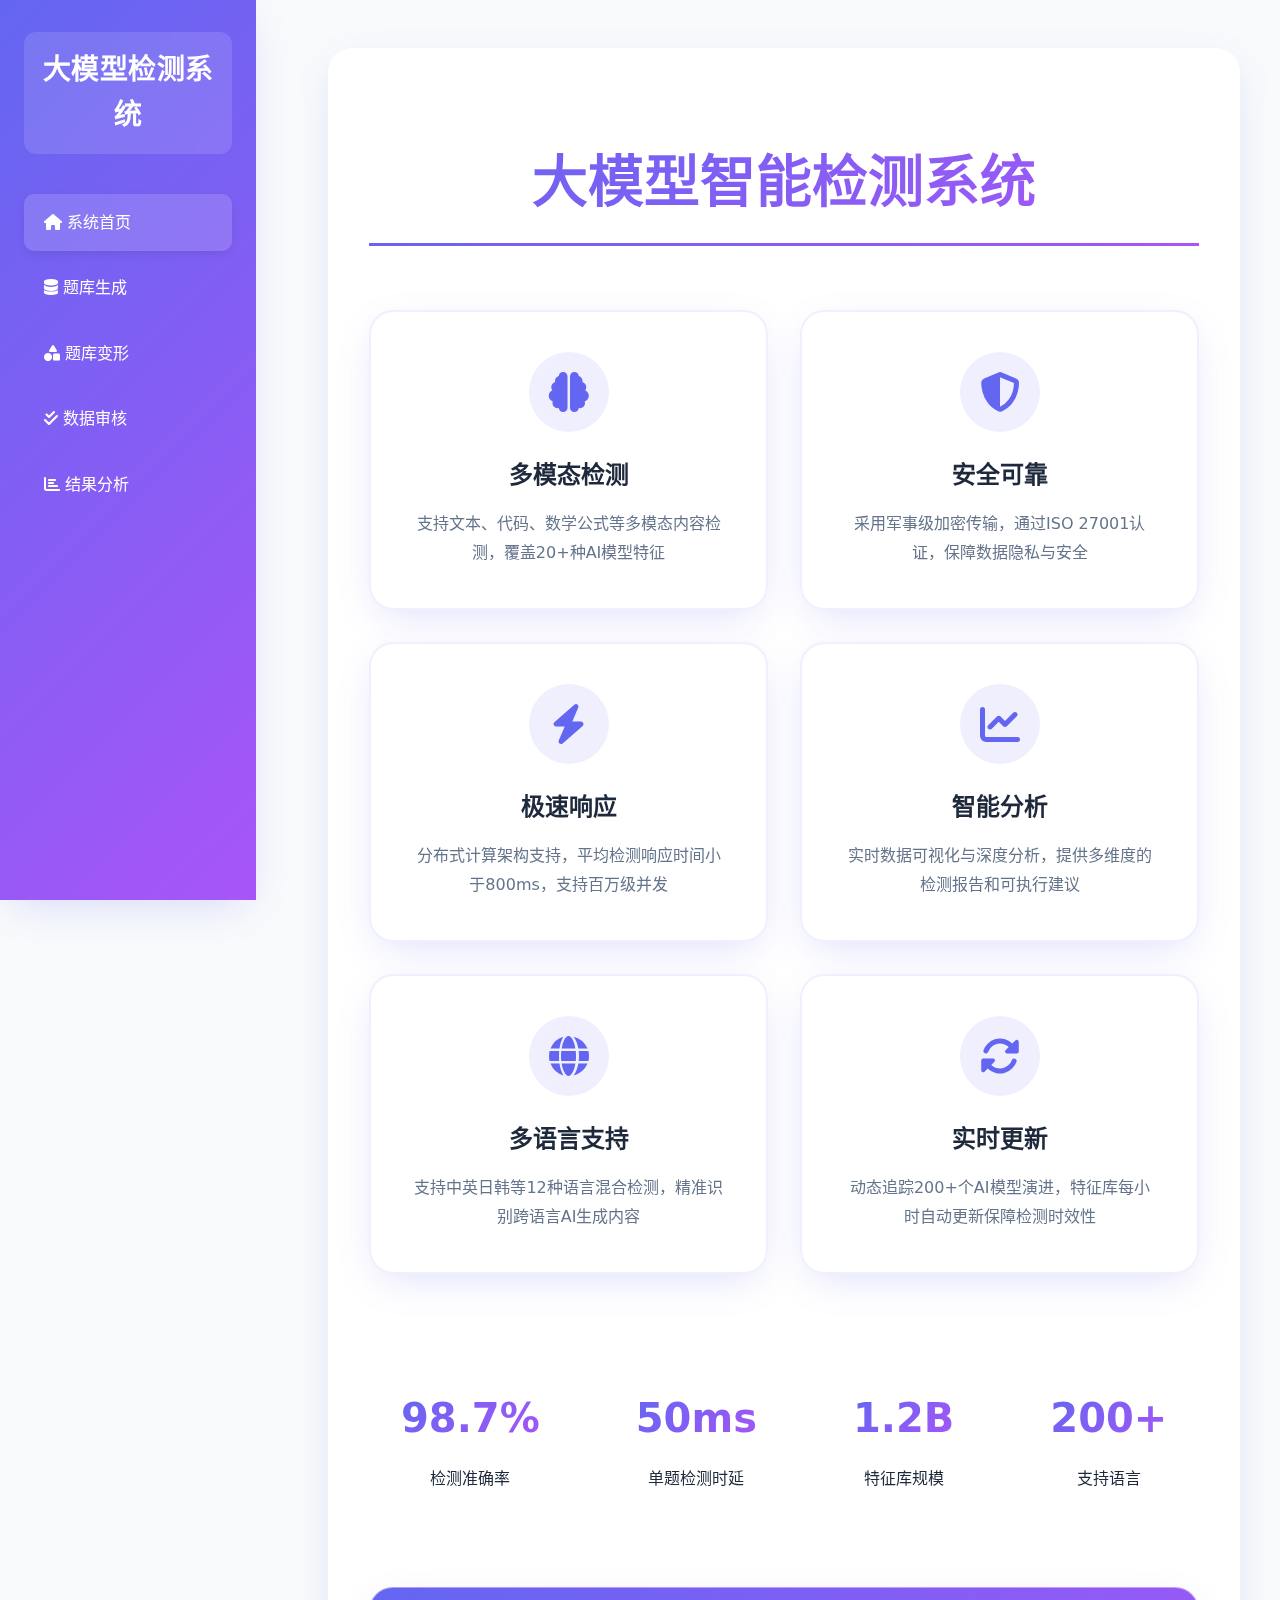
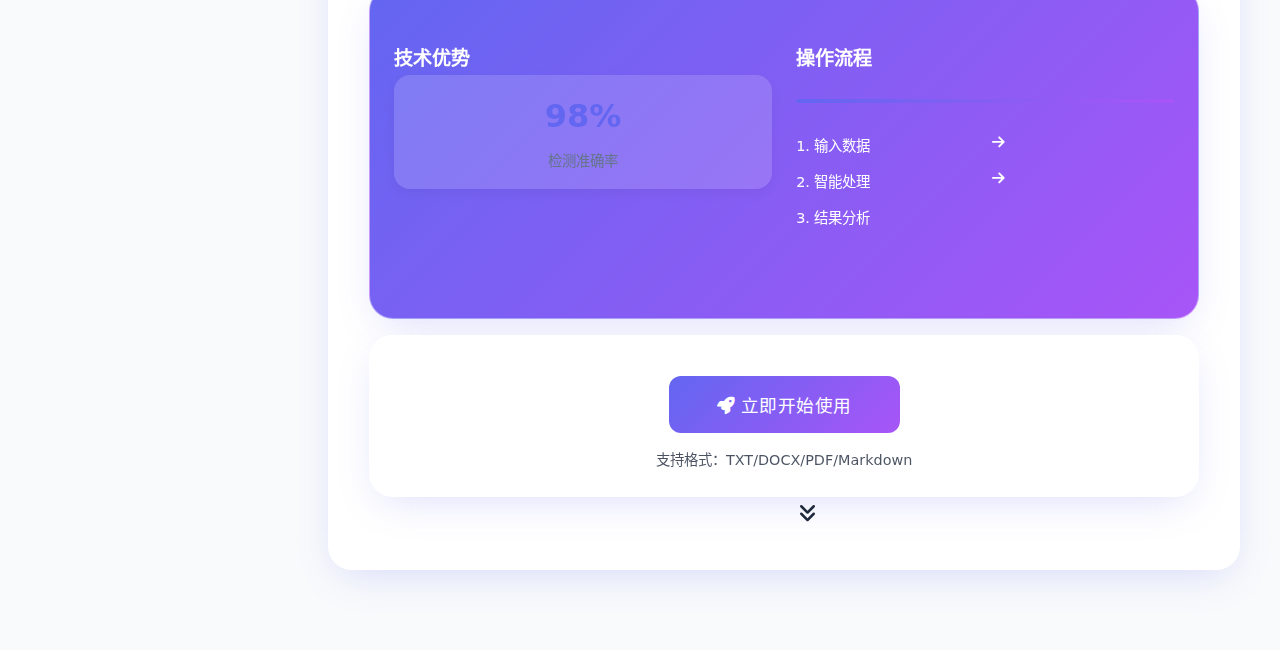
<file: page.html>
<!DOCTYPE html>
<html lang="zh-CN">
  <head>
    <meta charset="UTF-8" />
    <meta name="viewport" content="width=device-width, initial-scale=1.0" />
    <title>大模型检测 | NextGen EduTech</title>
    <link rel="stylesheet" href="style.css" />
    <link
      rel="stylesheet"
      href="https://cdnjs.cloudflare.com/ajax/libs/font-awesome/6.4.0/css/all.min.css"
    />
    <script src="https://cdnjs.cloudflare.com/ajax/libs/gsap/3.12.2/gsap.min.js"></script>
  </head>
  <body>
    <nav class="sidebar">
      <div class="logo">大模型检测系统</div>
      <ul class="nav-menu">
        <li class="nav-item" data-page="home">
          <i class="fas fa-home"></i> 系统首页
        </li>
        <li class="nav-item" data-page="question-generate">
          <i class="fas fa-database"></i> 题库生成
        </li>
        <li class="nav-item" data-page="question-transform">
          <i class="fas fa-shapes"></i> 题库变形
        </li>
        <li class="nav-item" data-page="data-audit">
          <i class="fas fa-check-double"></i> 数据审核
        </li>
        <li class="nav-item" data-page="result-generate">
          <i class="fas fa-chart-bar"></i> 结果分析
        </li>
      </ul>
    </nav>

    <main class="main-content">
      <!-- 首页 -->
      <div class="content-card content-page active" id="home">
        <h1 class="hero-title">大模型智能检测系统</h1>
        <!-- 优势模块 -->
        <div class="advantages-grid">
          <div class="advantage-card">
            <div class="advantage-icon"><i class="fas fa-brain"></i></div>
            <h3 class="advantage-title">多模态检测</h3>
            <p class="advantage-desc">
              支持文本、代码、数学公式等多模态内容检测，覆盖20+种AI模型特征
            </p>
          </div>

          <div class="advantage-card">
            <div class="advantage-icon"><i class="fas fa-shield-alt"></i></div>
            <h3 class="advantage-title">安全可靠</h3>
            <p class="advantage-desc">
              采用军事级加密传输，通过ISO 27001认证，保障数据隐私与安全
            </p>
          </div>

          <div class="advantage-card">
            <div class="advantage-icon"><i class="fas fa-bolt"></i></div>
            <h3 class="advantage-title">极速响应</h3>
            <p class="advantage-desc">
              分布式计算架构支持，平均检测响应时间小于800ms，支持百万级并发
            </p>
          </div>
          <div class="advantage-card">
            <div class="advantage-icon"><i class="fas fa-chart-line"></i></div>
            <h3 class="advantage-title">智能分析</h3>
            <p class="advantage-desc">
              实时数据可视化与深度分析，提供多维度的检测报告和可执行建议
            </p>
          </div>
          <div class="advantage-card">
            <div class="advantage-icon"><i class="fas fa-globe"></i></div>
            <h3 class="advantage-title">多语言支持</h3>
            <p class="advantage-desc">
              支持中英日韩等12种语言混合检测，精准识别跨语言AI生成内容
            </p>
          </div>

          <div class="advantage-card">
            <div class="advantage-icon"><i class="fas fa-sync-alt"></i></div>
            <h3 class="advantage-title">实时更新</h3>
            <p class="advantage-desc">
              动态追踪200+个AI模型演进，特征库每小时自动更新保障检测时效性
            </p>
          </div>
        </div>
        <div class="tech-specs">
          <div class="spec-item">
            <div class="spec-value">98.7%</div>
            <div class="spec-label">检测准确率</div>
          </div>
          <div class="spec-item">
            <div class="spec-value">50ms</div>
            <div class="spec-label">单题检测时延</div>
          </div>
          <div class="spec-item">
            <div class="spec-value">1.2B</div>
            <div class="spec-label">特征库规模</div>
          </div>
          <div class="spec-item">
            <div class="spec-value">200+</div>
            <div class="spec-label">支持语言</div>
          </div>
        </div>

        <!-- 缩小技术面板 -->
        <div
          class="content-card"
          style="
            background: var(--gradient-primary);
            color: white;
            padding: 1.5rem;
            margin: 1rem 0;
          "
        >
          <div class="columns-container" style="gap: 1.5rem">
            <div style="flex: 1">
              <h2 style="color: white; font-size: 1.2rem">技术优势</h2>
              <div
                class="metric-card"
                style="background: rgba(255, 255, 255, 0.15); padding: 1rem"
              >
                <div class="metric-value" style="font-size: 2rem">98%</div>
                <div class="metric-label" style="font-size: 0.9rem">
                  检测准确率
                </div>
              </div>
            </div>

            <div style="flex: 1.5">
              <h2 style="color: white; font-size: 1.2rem">操作流程</h2>
              <div class="progress-bar" style="height: 4px; margin: 1.5rem 0">
                <div class="progress-fill" style="width: 100%"></div>
              </div>
              <div
                class="columns-container"
                style="color: white; font-size: 0.9rem; gap: 0.8rem"
              >
                <div>1. 输入数据</div>
                <i class="fas fa-arrow-right"></i>
                <div>2. 智能处理</div>
                <i class="fas fa-arrow-right"></i>
                <div>3. 结果分析</div>
              </div>
            </div>
          </div>
        </div>

        <!-- 强化跳转按钮 -->
        <div
          class="content-card"
          style="
            text-align: center;
            padding: 1.5rem;
            margin-top: 1rem;
            position: relative;
          "
        >
          <button
            class="submit-btn pulse-animation"
            onclick="handleNavigation('question-generate')"
            style="padding: 1rem 3rem; font-size: 1.1rem; margin: 1rem auto"
          >
            <i class="fas fa-rocket"></i> 立即开始使用
          </button>
          <p style="opacity: 0.8; font-size: 0.9rem">
            支持格式：TXT/DOCX/PDF/Markdown
          </p>
          <div class="scroll-indicator">
            <i class="fas fa-angle-double-down fa-lg"></i>
          </div>
        </div>
      </div>
      <!-- 题库生成部分 -->
      <div class="content-card content-page" id="question-generate">
        <h1>题库生成</h1>
        <!-- 题目类型 -->
        <div class="form-group">
          <h3>题目类型</h3>
          <select id="qtype" class="tag-select">
            <option value="multiple_choice">选择题</option>
            <option value="true_false">判断题</option>
            <option value="short_answer">简答题</option>
            <option value="fill_blank">填空题</option>
          </select>
        </div>
        

<!-- 题目数量 -->
<div class="form-group">
  <h3>题目数量</h3>
  <div class="number-picker">
    <button class="number-btn" onclick="adjustCount(-50)">-</button>
    <input type="number" id="qcount" class="number-input" min="500" max="1000" value="500" />
    <button class="number-btn" onclick="adjustCount(50)">+</button>
  </div>
</div>

<!-- 题目难度 -->
<div class="form-group">
  <h3>题目难度</h3>
  <select id="qdifficulty" class="tag-select">
    <option value="easy">简单</option>
    <option value="medium" selected>中等</option>
    <option value="hard">困难</option>
  </select>
</div>

<!-- 题目主题 -->
<div class="form-group">
  <h3>题目主题</h3>
  <div class="tag-mode-selector btn-group-grid">
    <label class="form-btn">
      <input type="radio" name="tag-mode" value="preset" checked hidden />
      预设主题
    </label>
    <label class="form-btn">
      <input type="radio" name="tag-mode" value="custom" hidden />
      自定义主题
    </label>
  </div>
  <select id="qtopic" class="tag-select">
    <option value="">全部主题</option>
    <option value="计算机科学">计算机科学</option>
    <option value="人工智能">人工智能</option>
    <option value="数据科学">数据科学</option>
  </select>
  <div id="custom-topic-container" style="display: none">
    <input
      type="text"
      id="custom-topic"
      class="tag-input custom-topic-input"
      placeholder="输入自定义主题(如:机器学习、网络安全等)"
    />
  </div>  
</div>

        

<div id="model-btn-group">
  <button class="model-btn active" data-model="deepseek-chat" data-config="generate_config.json">
    deepseek-chat
  </button>
  <button class="model-btn" data-model="Qwen" data-config="generate_config2.json">
    Qwen
  </button>
  <button class="model-btn" data-model="Qwen2.5" data-config="generate_config3.json">
    Qwen2.5
  </button>
  <button class="model-btn" data-model="internlm" data-config="generate_config4.json">
    internlm
  </button>
  <button class="model-btn" data-model="deepseek-reasoner" data-config="generate_config5.json">
    deepseek-reasoner
  </button>
</div>
<input type="hidden" id="qmodel" value="deepseek-chat" />
<input type="hidden" id="qconfig" value="generate_config.json" />

        <button id="generateBtn" class="submit-btn">
          <i class="fas fa-play"></i> 开始生成题目
        </button>

        <div id="question-results" style="margin-top: 2rem">
          <h3>生成结果</h3>
          <div class="progress-bar">
            <div
              id="generate-progress"
              class="progress-fill"
              style="width: 0%"
            ></div>
          </div>

          <div
            id="questions-container"
            class="example-container"
            style="margin-top: 1.5rem"
          >
            <!-- 动态生成的题目将显示在这里 -->
          </div>

          <div id="view-all-container">
            <button
              id="viewAllBtn"
              class="submit-btn"
              style="padding: 0.75rem 1.5rem"
            >
              <i class="fas fa-list"></i> 查看全部题目
            </button>
            <p id="total-count"></p>
          </div>
        </div>
      </div>

      <script>
        function selectModel(model) {
          document.getElementById('qmodel').value = model
          document.querySelectorAll('#model-buttons button').forEach((btn) => {
            btn.classList.remove('pulse-animation')
          })
          const selectedBtn = Array.from(
            document.querySelectorAll('#model-buttons button')
          ).find(
            (btn) =>
              btn.textContent.includes(model.replace('model', '模型')) ||
              btn.textContent.toLowerCase().includes(model)
          )
          if (selectedBtn) selectedBtn.classList.add('pulse-animation')
        }
        function adjustCount(delta) {
      const input = document.getElementById('qcount');
      const current = parseInt(input.value) || 0;
      const newVal = Math.min(1000, Math.max(500, current + delta));
      input.value = newVal;
}

      </script>

      <!-- 题库变形 -->
      <div class="content-card content-page" id="question-transform">
        <h1>题库变形</h1>

        <div class="transform-controls">
          <div class="transform-types">
            <h3>选择变形方式</h3>
            <div class="transform-buttons">
              <button class="transform-btn active" data-type="paraphrase">
                <i class="fas fa-exchange-alt"></i> 同义替换
              </button>
              <button class="transform-btn" data-type="restructure">
                <i class="fas fa-project-diagram"></i> 结构调整
              </button>
              <button class="transform-btn" data-type="difficulty">
                <i class="fas fa-signal"></i> 难度调整
              </button>
              <button class="transform-btn" data-type="format">
                <i class="fas fa-file-alt"></i> 格式转换
              </button>
              <button class="transform-btn" data-type="translate">
                <i class="fas fa-language"></i> 语言翻译
              </button>
            </div>
          </div>

          <div class="transform-params" id="transform-params">
            <!-- 动态参数区域 -->
          </div>

          <button id="execute-transform" class="submit-btn">
            <i class="fas fa-magic"></i> 执行变形
          </button>
        </div>

        <div class="transform-results">
          <h3>变形结果</h3>
          <div id="results-container" class="results-grid"></div>
        </div>
      </div>

      <!-- 数据审核模块 -->
      <div class="content-card content-page" id="data-audit">
        <h1>数据审核</h1>

        <div class="columns-container">
          <div>
            <h3>审核模式</h3>
            <div class="btn-group-grid">
              <button class="form-btn active" data-mode="basic">
                基础模式
              </button>
              <button class="form-btn" data-mode="full">完整模式</button>
              <button class="form-btn" data-mode="performance">性能模式</button>
            </div>
          </div>
        </div>

        <button id="runAuditBtn" class="submit-btn">
          <i class="fas fa-search"></i> 开始审核
        </button>

        <div
          id="audit-summary"
          class="columns-container"
          style="margin-top: 2rem; display: none"
        >
          <!-- 审核指标将在这里动态填充 -->
        </div>

        <div id="risk-table-section" style="margin-top: 2rem; display: none">
          <h3>风险问题列表</h3>
          <table class="history-table">
            <thead>
              <tr>
                <th>问题内容</th>
                <th>风险分类</th>
                <th>说明</th>
                <th>等级</th>
              </tr>
            </thead>
            <tbody id="risk-tbody"></tbody>
          </table>
        </div>
      </div>

      <!-- 结果分析 -->
      <div class="content-card content-page" id="result-generate">
        <h1>结果分析</h1>
        <div class="metric-grid">
          <div class="metric-card">
            <div class="metric-value" id="final-score">--</div>
            <div class="metric-label">综合评分</div>
          </div>
          <div class="metric-card">
            <div class="metric-value" id="final-success">--</div>
            <div class="metric-label">安全通过率</div>
          </div>
          <div class="metric-card">
            <div class="metric-value" id="final-cpu">--</div>
            <div class="metric-label">CPU峰值</div>
          </div>
          <div class="metric-card">
            <div class="metric-value" id="final-memory">--</div>
            <div class="metric-label">内存峰值</div>
          </div>
          <div class="metric-card">
            <div class="metric-value" id="final-response">--</div>
            <div class="metric-label">平均响应</div>
          </div>
          <div class="metric-card">
            <div class="metric-value" id="final-qps">--</div>
            <div class="metric-label">QPS</div>
          </div>
        </div>
        <div class="report-section">
          <button class="submit-btn" id="loadReportBtn">
            <i class="fas fa-sync-alt"></i> 加载分析报告
          </button>
          <div id="reportLinks" style="display: none; margin-top: 1rem">
            <a
              href="#"
              id="downloadMdBtn"
              class="submit-btn"
              style="margin-right: 0.5rem"
            >
              <i class="fas fa-download"></i> 下载 Markdown 报告
            </a>
            <a href="#" id="downloadJsonBtn" class="submit-btn">
              <i class="fas fa-download"></i> 下载 JSON 报告
            </a>
          </div>
        </div>
      </div>
    </main>

    <script>
      // 全局导航处理函数
      function handleNavigation(targetPage) {
        window.setActivePage(targetPage)
        history.pushState({}, '', `#${targetPage}`)
      }

      // 全局页面切换函数
      window.setActivePage = function (pageId) {
        const pages = document.querySelectorAll('.content-page')
        const navItems = document.querySelectorAll('.nav-item')

        // GSAP页面切换动画
        pages.forEach((page) => {
          if (page.id === pageId) {
            gsap.fromTo(
              page,
              { opacity: 0, y: 20, display: 'none' },
              {
                duration: 0.6,
                opacity: 1,
                y: 0,
                display: 'block',
                ease: 'power3.out',
                onComplete: () => {
                  // 重新绑定动态内容的事件
                  bindNavEvents()
                },
              }
            )
          } else {
            gsap.to(page, {
              duration: 0.3,
              opacity: 0,
              y: 20,
              ease: 'power2.inOut',
              onComplete: () => (page.style.display = 'none'),
            })
          }
        })

        // 更新导航状态
        navItems.forEach((nav) => {
          nav.classList.toggle('active', nav.dataset.page === pageId)
        })

        // 滚动到顶部
        window.scrollTo({ top: 0, behavior: 'smooth' })
      }

      // 事件绑定函数
      function bindNavEvents() {
        document.querySelectorAll('.nav-item').forEach((item) => {
          // 移除旧的事件监听器
          item.removeEventListener('click', handleNavClick)
          // 添加新的事件监听器
          item.addEventListener('click', handleNavClick)
        })

        // 绑定标签模式切换事件
        document.querySelectorAll('input[name="tag-mode"]').forEach((radio) => {
          radio.removeEventListener('change', handleTagModeChange)
          radio.addEventListener('change', handleTagModeChange)
        })


        // 绑定查看全部按钮事件
        const viewAllBtn = document.getElementById('viewAllBtn')
        if (viewAllBtn) {
          viewAllBtn.removeEventListener('click', handleViewAllQuestions)
          viewAllBtn.addEventListener('click', handleViewAllQuestions)
        }
      }

      // 标签模式切换处理
      function handleTagModeChange() {
  const isCustom = this.value === 'custom';
  document.getElementById('qtopic').style.display = isCustom ? 'none' : 'block';
  document.getElementById('custom-topic-container').style.display = isCustom ? 'block' : 'none';
}


      // 导航点击处理
      function handleNavClick(e) {
        e.preventDefault()
        const targetPage = this.dataset.page
        handleNavigation(targetPage)
      }

      // 题库生成功能
      async function handleGenerateQuestions() {
        const btn = this
        const progress = document.getElementById('generate-progress')
        const container = document.getElementById('questions-container')
        const viewAllContainer = document.getElementById('view-all-container')
        const totalCountEl = document.getElementById('total-count')

        // 重置状态
        btn.disabled = true
        btn.innerHTML = '<i class="fas fa-spinner fa-spin"></i> 生成中...'
        progress.style.width = '0%'
        container.innerHTML =
          '<div class="example-card"><p>正在生成题目，请稍候...</p></div>'
        viewAllContainer.style.display = 'none'

        try {
          // ==================== 1. 收集用户输入 ====================
          const selectedTypes = Array.from(
            document.querySelectorAll('input[name="qtype"]:checked')
          ).map((el) => el.value)
          const count = parseInt(document.getElementById('qcount').value)
          const difficulty = document.getElementById('qdifficulty').value
          const model = document.getElementById('qmodel').value

          // 获取主题（预设或自定义）
          const isCustomTopic =
            document.querySelector('input[name="tag-mode"]:checked').value ===
            'custom'
          let topic = ''
          if (isCustomTopic) {
            topic = document.getElementById('custom-topic').value.trim()
            if (!topic) {
              throw new Error('请输入自定义主题')
            }
          } else {
            topic = document.getElementById('qtopic').value
          }

          // 验证输入
          if (selectedTypes.length === 0) {
            throw new Error('请至少选择一种题目类型')
          }
          if (isNaN(count) || count < 5) {
            throw new Error('题目数量需大于5')
          }

          // ==================== 2. 准备请求数据 ====================
          const requestData = {
            types: selectedTypes,
            count: count,
            difficulty: difficulty,
            topic: topic,
            is_custom_topic: isCustomTopic,
            model: model,
          }

          console.log('[DEBUG] 发送请求数据:', requestData)

          // ==================== 3. 显示进度条动画 ====================
          const progressInterval = setInterval(() => {
            const current = parseInt(progress.style.width) || 0
            const increment = current < 90 ? 10 : 0 // 到达90%后停止自动增长
            progress.style.width = current + increment + '%'
          }, 300)

          // ==================== 4. 调用API ====================
          let response
          try {
            response = await fetch('http://localhost:8000/generate', {
              method: 'POST',
              headers: {
                'Content-Type': 'application/json',
              },
              body: JSON.stringify(requestData),
              mode: 'cors',
            })
          } catch (networkError) {
            clearInterval(progressInterval)
            throw new Error(`网络连接失败: ${networkError.message}`)
          }

          clearInterval(progressInterval)
          progress.style.width = '100%'

          // ==================== 5. 处理响应 ====================
          if (!response.ok) {
            // 尝试解析错误信息
            let errorMsg = `请求失败: ${response.status}`
            try {
              const errorData = await response.json()
              errorMsg = errorData.message || errorMsg
            } catch (e) {}
            throw new Error(errorMsg)
          }

          const data = await response.json()
          console.log('[DEBUG] 收到响应数据:', data)

          // ==================== 6. 显示结果 ====================
          if (
            data.status === 'success' &&
            data.questions &&
            data.questions.length > 0
          ) {
            // 存储全部题目
            window.allQuestions = data.questions

            // 只显示前3个题目（如果多于3个）
            const displayCount = Math.min(3, data.questions.length)
            const displayQuestions = data.questions.slice(0, displayCount)
            container.innerHTML = renderQuestions(displayQuestions)

            // 如果题目多于3个，显示"查看全部"按钮
            if (data.questions.length > 3) {
              viewAllContainer.style.display = 'block'
              totalCountEl.textContent = `共生成 ${data.questions.length} 道题目`
            }

            // 自动滚动到结果区域
            container.scrollIntoView({ behavior: 'smooth' })
          } else {
            throw new Error(data.message || '没有生成题目，请检查参数设置')
          }
        } catch (error) {
          console.error('[ERROR] 生成题目出错:', error)

          // 显示友好的错误信息
          container.innerHTML = `
        <div class="example-card" style="color: #ef4444;">
            <p><i class="fas fa-exclamation-triangle"></i> ${error.message}</p>
            ${
              error.message.includes('网络连接')
                ? '<p style="font-size:0.8rem">请检查后端服务是否运行 (http://localhost:8000)</p>'
                : ''
            }
        </div>`

          // 重置进度条
          progress.style.width = '0%'
        } finally {
          btn.disabled = false
          btn.innerHTML = '<i class="fas fa-play"></i> 重新生成'
        }
      }

      // 辅助函数：渲染题目列表
      function renderQuestions(questions) {
        return questions
          .map((q, i) => {
            let typeClass = '',
              typeText = ''
            switch (q.type) {
              case 'multiple_choice':
                typeClass = 'multiple-choice'
                typeText = '选择题'
                break
              case 'true_false':
                typeClass = 'true-false'
                typeText = '判断题'
                break
              case 'short_answer':
                typeClass = 'short-answer'
                typeText = '简答题'
                break
              case 'fill_blank':
                typeClass = 'fill-blank'
                typeText = '填空题'
                break
              default:
                typeText = q.type || '未知类型'
            }

            return `
        <div class="example-card">
            <div class="example-header">
                <span class="question-type ${typeClass}">${typeText}</span>
                ${
                  q.difficulty
                    ? `<span class="question-difficulty">${q.difficulty}</span>`
                    : ''
                }
                ${
                  q.topic
                    ? `<span class="question-topic">${q.topic}</span>`
                    : ''
                }
            </div>
            <p class="question-content">${i + 1}. ${q.question}</p>
            ${
              q.options
                ? `
            <div class="question-options">
                ${Object.entries(q.options)
                  .map(([key, val]) => `<p>${key}. ${val}</p>`)
                  .join('')}
            </div>`
                : ''
            }
            ${
              q.answer ? `<p class="question-answer">答案: ${q.answer}</p>` : ''
            }
            ${
              q.explanation
                ? `<p class="question-explanation">解析: ${q.explanation}</p>`
                : ''
            }
        </div>`
          })
          .join('')
      }
      // 查看全部题目
      function handleViewAllQuestions() {
        const container = document.getElementById('questions-container')
        if (window.allQuestions) {
          container.innerHTML = renderQuestions(window.allQuestions)
          document.getElementById('view-all-container').style.display = 'none'
        }
      }

      // 渲染题目列表的函数
      function renderQuestions(questions) {
        return questions
          .map((q, i) => {
            let typeClass = '',
              typeText = ''
            switch (q.type) {
              case 'multiple_choice':
                typeClass = 'multiple-choice'
                typeText = '选择题'
                break
              case 'true_false':
                typeClass = 'true-false'
                typeText = '判断题'
                break
              case 'short_answer':
                typeClass = 'short-answer'
                typeText = '简答题'
                break
              case 'fill_blank':
                typeClass = 'fill-blank'
                typeText = '填空题'
                break
              default:
                typeText = q.type || '未知类型'
            }

            return `
        <div class="example-card">
            <div class="example-header">
                <span class="question-type ${typeClass}">${typeText}</span>
                ${
                  q.difficulty
                    ? `<span class="question-difficulty">${q.difficulty}</span>`
                    : ''
                }
                ${
                  q.topic
                    ? `<span class="question-topic">${q.topic}</span>`
                    : ''
                }
            </div>
            <p class="question-content">${i + 1}. ${q.question}</p>
            ${
              q.options
                ? `
            <div class="question-options">
                ${Object.entries(q.options)
                  .map(([key, val]) => `<p>${key}. ${val}</p>`)
                  .join('')}
            </div>`
                : ''
            }
            ${
              q.answer ? `<p class="question-answer">答案: ${q.answer}</p>` : ''
            }
            ${
              q.explanation
                ? `<p class="question-explanation">解析: ${q.explanation}</p>`
                : ''
            }
        </div>`
          })
          .join('')
      }

      // 初始化页面
      // 页面加载完成后初始化所有事件监听
      document.addEventListener('DOMContentLoaded', function () {
        // 初始化事件监听器
        initEventListeners()

        // 初始化页面
        const initPage = window.location.hash.replace('#', '') || 'home'
        setActivePage(initPage)
      })

      // 初始化所有事件监听器
      function initEventListeners() {
        // 1. 导航菜单点击事件
        setupNavigation()

        // 2. 标签模式切换事件
        setupTagModeToggle()

        // 3. 生成题目按钮点击事件
        setupQuestionGeneration()

        // 4. 查看全部题目按钮点击事件
        setupViewAllQuestions()

        // 5. 模型按钮点击事件
        setupModelSelection()

        // 6. 变形按钮点击事件
        setupTransformationControls()

        // ...其他监听...
        setupAuditControls()

        // 7. 浏览器历史记录变化事件
        window.addEventListener('popstate', function () {
          const hash = window.location.hash.replace('#', '') || 'home'
          setActivePage(hash)
        })
      }

      // 1. 导航菜单设置
      function setupNavigation() {
        document.querySelectorAll('.nav-item').forEach((item) => {
          item.addEventListener('click', function (e) {
            e.preventDefault()
            const targetPage = this.dataset.page
            handleNavigation(targetPage)
          })
        })
      }

      // 2. 标签模式切换设置
      function setupTagModeToggle() {
        document.querySelectorAll('input[name="tag-mode"]').forEach((radio) => {
          radio.addEventListener('change', function () {
            const isCustom = this.value === 'custom'
            document.getElementById('qtopic').style.display = isCustom
              ? 'none'
              : 'block'
            document.getElementById('custom-topic').style.display = isCustom
              ? 'block'
              : 'none'

            // 切换时清空另一个输入
            if (isCustom) {
              document.getElementById('qtopic').value = ''
            } else {
              document.getElementById('custom-topic').value = ''
            }
          })
        })
      }

      // 3. 生成题目设置
      function setupQuestionGeneration() {
        const generateBtn = document.getElementById('generateBtn')
        if (!generateBtn) return

        generateBtn.addEventListener('click', async function () {
          const btn = this
          const progress = document.getElementById('generate-progress')
          const container = document.getElementById('questions-container')
          const viewAllContainer = document.getElementById('view-all-container')
          const totalCountEl = document.getElementById('total-count')

          // 禁用按钮并显示加载状态
          btn.disabled = true
          btn.innerHTML = '<i class="fas fa-spinner fa-spin"></i> 生成中...'
          progress.style.width = '0%'
          container.innerHTML =
            '<div class="example-card"><p>正在生成题目，请稍候...</p></div>'
          viewAllContainer.style.display = 'none'

          try {
            // 模拟进度条动画
            const progressInterval = setInterval(() => {
              const current = parseInt(progress.style.width) || 0
              progress.style.width = current + 10 + '%'
              if (current >= 90) clearInterval(progressInterval)
            }, 300)

            // 获取用户输入
            const requestData = getGenerationRequestData()

            // 调用API生成题目
            const response = await fetch('http://localhost:8000/generate', {
              method: 'POST',
              headers: {
                'Content-Type': 'application/json',
              },
              body: JSON.stringify(requestData),
              mode: 'cors',
            })

            clearInterval(progressInterval)
            progress.style.width = '100%'

            if (!response.ok) {
              throw new Error(`请求失败: ${response.status}`)
            }

            const data = await response.json()
            handleGenerationResponse(
              data,
              container,
              viewAllContainer,
              totalCountEl
            )
          } catch (error) {
            handleGenerationError(error, container)
            progress.style.width = '0%'
          } finally {
            btn.disabled = false
            btn.innerHTML = '<i class="fas fa-play"></i> 重新生成'
          }
        })
      }

      // 获取生成题目请求数据
      function getGenerationRequestData() {
        const selectedTypes = [document.getElementById('qtype').value];
        const count = parseInt(document.getElementById('qcount').value);
        const difficulty = document.getElementById('qdifficulty').value;
        const model = document.getElementById('qmodel').value;
        const config = document.getElementById('qconfig').value;

        // 获取主题（预设或自定义）
        const isCustomTopic =
          document.querySelector('input[name="tag-mode"]:checked').value ===
          'custom'
        let topic = ''
        if (isCustomTopic) {
          topic = document.getElementById('custom-topic').value.trim()
          if (!topic) {
            throw new Error('请输入自定义主题')
          }
        } else {
          topic = document.getElementById('qtopic').value
        }

        // 验证输入
        if (selectedTypes.length === 0) {
          throw new Error('请至少选择一种题目类型')
        }
        if (isNaN(count) || count < 5) {
          throw new Error('题目数量需大于5')
        }

        return {
          types: selectedTypes,
          count: count,
          difficulty: difficulty,
          topic: topic,
          is_custom_topic: isCustomTopic,
          model: model,
          config: config // 新增
        };
      }

      // 处理生成题目响应
      function handleGenerationResponse(
        data,
        container,
        viewAllContainer,
        totalCountEl
      ) {
        if (
          data.status === 'success' &&
          data.questions &&
          data.questions.length > 0
        ) {
          // 存储全部题目
          window.allQuestions = data.questions

          // 只显示前3个题目
          const displayCount = Math.min(3, data.questions.length)
          const displayQuestions = data.questions.slice(0, displayCount)
          container.innerHTML = renderQuestions(displayQuestions)

          // 如果题目多于3个，显示"查看全部"按钮
          if (data.questions.length > 3) {
            viewAllContainer.style.display = 'block'
            totalCountEl.textContent = `共生成 ${data.questions.length} 道题目`
          }
        } else {
          throw new Error(data.message || '没有生成题目，请检查参数设置')
        }
      }

      // 处理生成题目错误
      function handleGenerationError(error, container) {
        console.error('生成题目出错:', error)
        container.innerHTML = `
    <div class="example-card" style="color: #ef4444;">
        <p><i class="fas fa-exclamation-triangle"></i> ${error.message}</p>
        ${
          error.message.includes('网络连接')
            ? '<p style="font-size:0.8rem">请检查后端服务是否运行 (http://localhost:8000)</p>'
            : ''
        }
    </div>`
      }

      // 4. 查看全部题目设置
      function setupViewAllQuestions() {
        const viewAllBtn = document.getElementById('viewAllBtn')
        if (!viewAllBtn) return

        viewAllBtn.addEventListener('click', function () {
          const container = document.getElementById('questions-container')
          if (window.allQuestions) {
            container.innerHTML = renderQuestions(window.allQuestions)
            document.getElementById('view-all-container').style.display = 'none'
          }
        })
      }

      // 5. 模型选择设置
      function setupModelSelection() {
        const modelButtons = document.querySelectorAll('.model-btn');
        const modelInput = document.getElementById('qmodel');
        const configInput = document.getElementById('qconfig');

        modelButtons.forEach((btn) => {
          btn.addEventListener('click', () => {
            modelButtons.forEach((b) => b.classList.remove('active'));
            btn.classList.add('active');
            modelInput.value = btn.dataset.model;
            configInput.value = btn.dataset.config;
          });
        });
      }

      // 6. 题目变形设置
      function setupTransformationControls() {
        // 变形类型选择
        document.querySelectorAll('.transform-btn').forEach((btn) => {
          btn.addEventListener('click', function () {
            document
              .querySelectorAll('.transform-btn')
              .forEach((b) => b.classList.remove('active'))
            this.classList.add('active')
            updateTransformParamsUI(this.dataset.type)
          })
        })

        // 执行变形按钮
        const executeBtn = document.getElementById('execute-transform')
        if (executeBtn) {
          executeBtn.addEventListener('click', executeTransformation)
        }
      }

      // 执行题目变形
      async function executeTransformation() {
        const btn = this
        const resultsContainer = document.getElementById('results-container')

        // 检查是否有题目可变形
        if (!window.allQuestions || window.allQuestions.length === 0) {
          resultsContainer.innerHTML = `
            <div class="error">
                <i class="fas fa-exclamation-triangle"></i> 没有可用的题目进行变形，请先生成题目
            </div>
        `
          return
        }

        // 获取变形类型
        const activeBtn = document.querySelector('.transform-btn.active')
        if (!activeBtn) {
          resultsContainer.innerHTML = `
            <div class="error">
                <i class="fas fa-exclamation-triangle"></i> 请选择变形方式
            </div>
        `
          return
        }

        const transformType = activeBtn.dataset.type

        // 准备变形参数
        const params = {}
        if (transformType === 'restructure') {
          params.target_type = document.getElementById('target-type').value
        } else if (transformType === 'difficulty') {
          params.direction = document.getElementById(
            'difficulty-direction'
          ).value
        } else if (transformType === 'format') {
          params.target_format = document.getElementById('target-format').value
        } else if (transformType === 'translate') {
          params.target_lang = document.getElementById('target-lang').value
        }

        // 禁用按钮并显示加载状态
        btn.disabled = true
        btn.innerHTML = '<i class="fas fa-spinner fa-spin"></i> 处理中...'
        resultsContainer.innerHTML =
          '<div class="loading"><i class="fas fa-spinner fa-spin"></i> 正在变形题目，请稍候...</div>'

        try {
          // 调用API进行变形
          const response = await fetch('http://localhost:8000/transform', {
            method: 'POST',
            headers: {
              'Content-Type': 'application/json',
            },
            body: JSON.stringify({
              questions: window.allQuestions.slice(0, 5), // 只变形前5题
              operations: [
                {
                  type: transformType,
                  params: params,
                },
              ],
            }),
          })

          if (!response.ok) {
            throw new Error(`请求失败: ${response.status}`)
          }

          const data = await response.json()

          // 处理返回结果
          if (
            data.status === 'success' &&
            data.transformed_questions &&
            data.transformed_questions.length > 0
          ) {
            resultsContainer.innerHTML = renderTransformResults(
              data.transformed_questions
            )
          } else {
            resultsContainer.innerHTML =
              '<div class="empty">没有生成变形题目，请重试</div>'
          }
        } catch (error) {
          console.error('题目变形出错:', error)
          resultsContainer.innerHTML = `
            <div class="error">
                <i class="fas fa-exclamation-triangle"></i> ${error.message}
            </div>
        `
        } finally {
          btn.disabled = false
          btn.innerHTML = '<i class="fas fa-magic"></i> 执行变形'
        }
      }

      // 获取变形参数
      function getTransformationParams(transformType) {
        const params = {}
        switch (transformType) {
          case 'restructure':
            params.target_type = document.getElementById('target-type').value
            break
          case 'difficulty':
            params.direction = document.getElementById(
              'difficulty-direction'
            ).value
            break
          case 'format':
            params.target_format =
              document.getElementById('target-format').value
            break
          case 'translate':
            params.target_lang = document.getElementById('target-lang').value
            break
        }
        return params
      }

      // 更新变形参数UI
      function updateTransformParamsUI(transformType) {
        const paramsContainer = document.getElementById('transform-params')
        let paramsHTML = ''

        switch (transformType) {
          case 'restructure':
            paramsHTML = `
                <div class="param-group">
                    <label>目标题型</label>
                    <select id="target-type">
                        <option value="multiple_choice">选择题</option>
                        <option value="true_false">判断题</option>
                        <option value="short_answer">简答题</option>
                        <option value="fill_blank">填空题</option>
                    </select>
                </div>
            `
            break

          case 'difficulty':
            paramsHTML = `
                <div class="param-group">
                    <label>难度调整方向</label>
                    <select id="difficulty-direction">
                        <option value="easy">降低难度</option>
                        <option value="hard">提高难度</option>
                    </select>
                </div>
            `
            break

          case 'format':
            paramsHTML = `
                <div class="param-group">
                    <label>目标格式</label>
                    <select id="target-format">
                        <option value="markdown">Markdown</option>
                        <option value="latex">LaTeX</option>
                        <option value="plain">纯文本</option>
                    </select>
                </div>
            `
            break

          case 'translate':
            paramsHTML = `
                <div class="param-group">
                    <label>目标语言</label>
                    <select id="target-lang">
                        <option value="en">英文</option>
                        <option value="zh">中文</option>
                    </select>
                </div>
            `
            break

          default: // paraphrase不需要额外参数
            paramsHTML = `<p>将保持题目类型不变，仅进行同义替换</p>`
        }

        paramsContainer.innerHTML = paramsHTML
      }

      // 页面切换函数
      function setActivePage(pageId) {
        const pages = document.querySelectorAll('.content-page')
        const navItems = document.querySelectorAll('.nav-item')

        // 使用GSAP动画切换页面
        pages.forEach((page) => {
          if (page.id === pageId) {
            gsap.fromTo(
              page,
              { opacity: 0, y: 20, display: 'none' },
              {
                duration: 0.6,
                opacity: 1,
                y: 0,
                display: 'block',
                ease: 'power3.out',
              }
            )
          } else {
            gsap.to(page, {
              duration: 0.3,
              opacity: 0,
              y: 20,
              ease: 'power2.inOut',
              onComplete: () => (page.style.display = 'none'),
            })
          }
        })

        // 更新导航菜单激活状态
        navItems.forEach((nav) => {
          nav.classList.toggle('active', nav.dataset.page === pageId)
        })

        // 滚动到顶部
        window.scrollTo({ top: 0, behavior: 'smooth' })
      }

      // 导航处理函数
      function handleNavigation(targetPage) {
        setActivePage(targetPage)
        history.pushState({}, '', `#${targetPage}`)
      }

      // 渲染题目列表的函数
      function renderQuestions(questions) {
        return questions
          .map((q, i) => {
            let typeClass = '',
              typeText = ''
            switch (q.type) {
              case 'multiple_choice':
                typeClass = 'multiple-choice'
                typeText = '选择题'
                break
              case 'true_false':
                typeClass = 'true-false'
                typeText = '判断题'
                break
              case 'short_answer':
                typeClass = 'short-answer'
                typeText = '简答题'
                break
              case 'fill_blank':
                typeClass = 'fill-blank'
                typeText = '填空题'
                break
              default:
                typeText = q.type || '未知类型'
            }

            return `
        <div class="example-card">
            <div class="example-header">
                <span class="question-type ${typeClass}">${typeText}</span>
                ${
                  q.difficulty
                    ? `<span class="question-difficulty">${q.difficulty}</span>`
                    : ''
                }
                ${
                  q.topic
                    ? `<span class="question-topic">${q.topic}</span>`
                    : ''
                }
            </div>
            <p class="question-content">${i + 1}. ${q.question}</p>
            ${
              q.options
                ? `
            <div class="question-options">
                ${Object.entries(q.options)
                  .map(([key, val]) => `<p>${key}. ${val}</p>`)
                  .join('')}
            </div>`
                : ''
            }
            ${
              q.answer ? `<p class="question-answer">答案: ${q.answer}</p>` : ''
            }
            ${
              q.explanation
                ? `<p class="question-explanation">解析: ${q.explanation}</p>`
                : ''
            }
        </div>`
          })
          .join('')
      }

      // 渲染变形结果的函数
      function renderTransformResults(transformations) {
        const operationNames = {
          paraphrase: '同义替换',
          restructure: '结构调整',
          difficulty: '难度调整',
          format: '格式转换',
          translate: '语言翻译',
        }

        return transformations
          .map((t, i) => {
            return `
        <div class="result-card">
            <div class="result-header">
                <span class="transform-type">${
                  operationNames[t.operation] || t.operation
                }</span>
            </div>

            <div class="transform-container">
                <div class="transform-before">
                    <h4>变形前</h4>
                    ${renderQuestionPreview(t.original)}
                </div>
                <i class="fas fa-arrow-right transform-arrow"></i>
                <div class="transform-after">
                    <h4>变形后</h4>
                    ${renderQuestionPreview(t.transformed)}
                </div>
            </div>
        </div>
        `
          })
          .join('')
      }

      // 渲染题目预览
      function renderQuestionPreview(question) {
        let typeClass = '',
          typeText = ''
        switch (question.type) {
          case 'multiple_choice':
            typeClass = 'multiple-choice'
            typeText = '选择题'
            break
          case 'true_false':
            typeClass = 'true-false'
            typeText = '判断题'
            break
          case 'short_answer':
            typeClass = 'short-answer'
            typeText = '简答题'
            break
          case 'fill_blank':
            typeClass = 'fill-blank'
            typeText = '填空题'
            break
          default:
            typeText = question.type || '未知类型'
        }

        return `
    <div class="question-preview">
        <div class="preview-header">
            <span class="question-type ${typeClass}">${typeText}</span>
            ${
              question.difficulty
                ? `<span class="question-difficulty">${question.difficulty}</span>`
                : ''
            }
        </div>
        <p class="question-content">${question.question}</p>
        ${
          question.options
            ? `
        <div class="question-options">
            ${Object.entries(question.options)
              .map(
                ([key, val]) =>
                  `<div class="option"><span>${key}.</span> ${val}</div>`
              )
              .join('')}
        </div>`
            : ''
        }
        ${
          question.answer
            ? `<div class="answer">答案: ${question.answer}</div>`
            : ''
        }
    </div>`
      }

      // 设置审核控制
      function setupAuditControls() {
        // 审核模式选择
        document
          .querySelectorAll('.btn-group-grid .form-btn')
          .forEach((btn) => {
            btn.addEventListener('click', function () {
              document
                .querySelectorAll('.btn-group-grid .form-btn')
                .forEach((b) => b.classList.remove('active'))
              this.classList.add('active')
            })
          })

        // 审核按钮点击事件
        document
          .getElementById('runAuditBtn')
          .addEventListener('click', async function () {
            const btn = this
            btn.disabled = true
            btn.innerHTML = '<i class="fas fa-spinner fa-spin"></i> 审核中...'

            try {
              const mode = document.querySelector(
                '.btn-group-grid .form-btn.active'
              ).dataset.mode

              const response = await fetch('http://localhost:8000/audit', {
                method: 'POST',
                headers: { 'Content-Type': 'application/json' },
                body: JSON.stringify({ mode }),
              })

              if (!response.ok) throw new Error(await response.text())

              const report = await response.json()
              updateAuditUI(report)
            } catch (error) {
              console.error('审核失败:', error)
              alert(`审核失败: ${error.message}`)
            } finally {
              btn.disabled = false
              btn.innerHTML = '<i class="fas fa-search"></i> 重新审核'
            }
          })
      }

      // 更新审核结果界面
      function updateAuditUI(report) {
        // 创建指标卡片
        const metrics = [
          {
            id: 'success-rate',
            label: '成功率',
            value: `${(report.performance.success_rate * 100).toFixed(1)}%`,
          },
          {
            id: 'avg-response',
            label: '平均响应',
            value: `${report.performance.average_response_time || 0}ms`,
          },
          {
            id: 'qps',
            label: 'QPS',
            value: report.performance.questions_per_second || 'N/A',
          },
          {
            id: 'max-cpu',
            label: 'CPU峰值',
            value: `${report.resources.max_cpu || 0}%`,
          },
          {
            id: 'max-memory',
            label: '内存峰值',
            value: `${report.resources.max_memory || 0}%`,
          },
          {
            id: 'composite-score',
            label: '综合评分',
            value: report.composite_score || 'N/A',
          },
        ]

        // 渲染指标卡片
        const summaryContainer = document.getElementById('audit-summary')
        summaryContainer.innerHTML = metrics
          .map(
            (metric) => `
        <div class="metric-card">
            <div class="metric-value">${metric.value}</div>
            <div class="metric-label">${metric.label}</div>
        </div>
    `
          )
          .join('')
        summaryContainer.style.display = 'grid'

        // 渲染风险表格
        const tbody = document.getElementById('risk-tbody')
        tbody.innerHTML = (report.safety_issues || [])
          .map(
            (issue) => `
        <tr>
            <td>${issue.question || ''}</td>
            <td>${issue.category || '未知'}</td>
            <td>${issue.reason || ''}</td>
            <td>${issue.level || 'medium'}</td>
        </tr>
    `
          )
          .join('')

        // 显示风险表格
        document.getElementById('risk-table-section').style.display = report
          .safety_issues?.length
          ? 'block'
          : 'none'
      }

      //下载报告
      document
        .getElementById('loadReportBtn')
        .addEventListener('click', async function () {
          const btn = this
          btn.disabled = true
          btn.innerHTML = '<i class="fas fa-spinner fa-spin"></i> 加载中...'

          try {
            // 检查报告是否存在
            const checkResponse = await fetch(
              'http://localhost:8000/get_report'
            )
            if (!checkResponse.ok) {
              throw new Error('报告未生成，请先运行审核')
            }

            // 直接触发下载
            const downloadUrl = 'http://localhost:8000/download_report'
            const a = document.createElement('a')
            a.href = downloadUrl
            a.download = 'model_test_report.md'
            document.body.appendChild(a)
            a.click()
            document.body.removeChild(a)
          } catch (error) {
            alert(error.message)
          } finally {
            btn.disabled = false
            btn.innerHTML = '<i class="fas fa-sync-alt"></i> 加载分析报告'
          }
        })
    </script>
  </body>
</html>
</file>
<file: style.css>
/* 基础样式 */
:root {
  --primary: #6366f1;
  --secondary: #4f46e5;
  --background: #f8fafc;
  --surface: rgba(255, 255, 255, 0.98);
  --text-primary: #1e293b;
  --gradient-primary: linear-gradient(135deg, #6366f1 0%, #a855f7 100%);
  --gradient-secondary: linear-gradient(45deg, #4f46e5, #818cf8);
  --shadow-primary: 0 12px 40px -12px rgba(99, 102, 241, 0.25);
}

* {
  margin: 0;
  padding: 0;
  box-sizing: border-box;
}
.nav-menu {
  list-style: none; /* 去除列表默认样式 */
  padding-left: 0; /* 去除默认内边距 */
}
body {
  display: flex;
  min-height: 100vh;
  font-family: 'Inter', system-ui, sans-serif;
  background: var(--background);
  color: var(--text-primary);
  line-height: 1.6;
}

/* 导航栏 */
.sidebar {
  z-index: 1000;
  width: 20%; /*280px*/
  background: var(--gradient-primary);
  padding: 2rem 1.5rem;
  color: white;
  backdrop-filter: blur(16px);
  box-shadow: var(--shadow-primary);
  position: fixed;
  height: 100vh;
}

.logo {
  font-size: 1.75rem;
  margin-bottom: 2.5rem;
  padding: 1rem;
  background: rgba(255, 255, 255, 0.12);
  border-radius: 12px;
  text-align: center;
  font-weight: 700;
  letter-spacing: 0.5px;
  backdrop-filter: blur(8px);
}

.nav-menu {
  display: flex;
  flex-direction: column;
  gap: 0.5rem;
}

.nav-item {
  padding: 1rem 1.25rem;
  border-radius: 10px;
  transition: all 0.3s cubic-bezier(0.4, 0, 0.2, 1);
  cursor: pointer;
}

.nav-item:hover {
  background: rgba(255, 255, 255, 0.1);
  transform: translateX(8px);
}

.nav-item.active {
  background: rgba(255, 255, 255, 0.15);
  box-shadow: 0 4px 12px -2px rgba(0, 0, 0, 0.1);
}

/* 主内容区 */
.main-content {
  flex: 1;
  padding: 3rem;
  margin-left: 280px;
  background: var(--background);
}

.content-page {
  opacity: 0;
  transform: translateY(20px);
  transition: all 0.4s cubic-bezier(0.4, 0, 0.2, 1);
  display: none;
}

.content-page.active {
  opacity: 1;
  transform: translateY(0);
  display: block;
}

/* 卡片设计 */
.content-card {
  background: var(--surface);
  padding: 2.5rem;
  border-radius: 24px;
  box-shadow: var(--shadow-primary);
  backdrop-filter: blur(16px);
  border: 1px solid rgba(255, 255, 255, 0.4);
  transition: all 0.3s ease;
  margin-bottom: 2rem;
}

.content-card:hover {
  transform: translateY(-5px);
  box-shadow: 0 20px 50px -15px rgba(99, 102, 241, 0.3);
}

h1 {
  color: var(--primary);
  margin-bottom: 2rem;
  padding-bottom: 1rem;
  border-bottom: 3px solid;
  border-image: var(--gradient-primary) 1;
  font-size: 2rem;
  font-weight: 700;
}

/* 表单元素 */
.form-group {
  margin-bottom: 1.5rem;
}

input[type='text'] {
  width: 100%;
  padding: 1rem 1.25rem;
  border: 2px solid #e2e8f0;
  border-radius: 12px;
  transition: all 0.3s ease;
  font-size: 1rem;
  background: rgba(255, 255, 255, 0.9);
}

input[type='text']:focus {
  border-color: var(--primary);
  box-shadow: 0 0 0 3px rgba(99, 102, 241, 0.2);
  background: white;
}

/* 按钮设计 */
.submit-btn {
  background: var(--gradient-primary);
  color: white;
  padding: 1rem 2.5rem;
  border: none;
  border-radius: 12px;
  cursor: pointer;
  font-weight: 500;
  letter-spacing: 0.5px;
  transition: all 0.3s cubic-bezier(0.4, 0, 0.2, 1);
  position: relative;
  overflow: hidden;
}

.submit-btn::after {
  content: '';
  position: absolute;
  top: 50%;
  left: 50%;
  width: 300%;
  height: 300%;
  background: rgba(255, 255, 255, 0.15);
  border-radius: 50%;
  transform: translate(-50%, -50%) scale(0);
  transition: transform 0.6s ease;
}

.submit-btn:hover {
  transform: translateY(-2px);
  box-shadow: 0 12px 24px -8px rgba(99, 102, 241, 0.4);
}

.submit-btn:hover::after {
  transform: translate(-50%, -50%) scale(1);
}

/* 布局系统 */
.columns-container {
  display: grid;
  grid-template-columns: repeat(2, 1fr);
  gap: 2rem;
  margin: 2rem 0;
}

/* 进度条 */
.progress-bar {
  height: 12px;
  background: #e2e8f0;
  border-radius: 6px;
  overflow: hidden;
}

.progress-fill {
  height: 100%;
  background: var(--gradient-primary);
  transition: width 0.8s cubic-bezier(0.4, 0, 0.2, 1);
}

/* 数据表格 */
.history-table {
  width: 100%;
  border-collapse: collapse;
  background: var(--surface);
  border-radius: 16px;
  overflow: hidden;
  box-shadow: 0 4px 12px -2px rgba(0, 0, 0, 0.08);
}

.history-table th {
  background: var(--gradient-primary);
  color: white;
  padding: 1.25rem;
  font-weight: 500;
  text-align: left;
}

.history-table td {
  padding: 1rem;
  border-bottom: 1px solid #f1f5f9;
}

/* 指标卡片 */
.metric-grid {
  display: grid;
  grid-template-columns: repeat(auto-fit, minmax(260px, 1fr));
  gap: 2rem;
  margin: 3rem 0;
}

.metric-card {
  background: var(--surface);
  padding: 2rem;
  border-radius: 20px;
  box-shadow: 0 8px 24px -6px rgba(0, 0, 0, 0.08);
  transition: all 0.3s ease;
  position: relative;
  overflow: hidden;
}

.metric-card:hover {
  transform: translateY(-5px);
}

.metric-value {
  font-size: 2.75rem;
  font-weight: 700;
  color: var(--primary);
  margin-bottom: 0.5rem;
}

/* 示例模块 */
.example-container {
  display: grid;
  grid-template-columns: repeat(3, 1fr);
  gap: 2rem;
  margin: 2rem 0;
}

.example-card {
  background: var(--surface);
  padding: 1.5rem;
  border-radius: 16px;
  transition: all 0.3s ease;
  box-shadow: 0 4px 12px -4px rgba(0, 0, 0, 0.08);
}

.example-card:hover {
  transform: translateY(-5px);
  box-shadow: 0 12px 32px -8px rgba(99, 102, 241, 0.2);
}

/* 变形示例 */
.transform-container {
  display: grid;
  grid-template-columns: 1fr auto 1fr;
  align-items: center;
  gap: 2rem;
  padding: 1.5rem 0;
}

.transform-arrow {
  font-size: 2rem;
  color: var(--primary);
  animation: arrowFloat 1.8s ease-in-out infinite;
}

@keyframes arrowFloat {
  0%,
  100% {
    transform: translateY(0) scale(1);
  }
  50% {
    transform: translateY(-8px) scale(1.1);
  }
}

/* 响应式设计 */
@media (max-width: 1200px) {
  .main-content {
    padding: 2rem;
    margin-left: 0;
  }

  .sidebar {
    width: 100%;
    height: auto;
    position: relative;
  }

  .columns-container,
  .example-container {
    grid-template-columns: 1fr;
  }
}

@media (max-width: 768px) {
  .content-card {
    padding: 1.5rem;
  }

  .transform-container {
    grid-template-columns: 1fr;
    text-align: center;
  }

  .transform-arrow {
    transform: rotate(90deg);
    margin: 1rem 0;
  }
}
/* 按钮动画 */
.pulse-animation {
  animation: pulse 2s infinite;
  position: relative;
  overflow: hidden;
}
@keyframes pulse {
  0% {
    transform: scale(1);
  }
  50% {
    transform: scale(1.05);
  }
  100% {
    transform: scale(1);
  }
}

/* 滚动提示动画 */
.scroll-indicator {
  position: absolute;
  bottom: -30px;
  animation: bounce 1.5s infinite;
  width: 100%;
}
@keyframes bounce {
  0%,
  100% {
    transform: translateY(0);
  }
  50% {
    transform: translateY(-10px);
  }
}

/* 响应式调整 */
@media (max-width: 768px) {
  .columns-container {
    flex-direction: column;
  }
  .metric-card {
    margin: 0.5rem 0 !important;
  }
}

/* 新增题目展示样式 */
.question-type {
  display: inline-block;
  padding: 0.25rem 0.75rem;
  border-radius: 1rem;
  font-size: 0.8rem;
  color: white;
  margin-right: 0.5rem;
}
.multiple-choice {
  background: #6366f1;
}
.true-false {
  background: #10b981;
}
.short-answer {
  background: #f59e0b;
}
.fill-blank {
  background: #8b5cf6;
}

.question-difficulty,
.question-topic {
  display: inline-block;
  padding: 0.25rem 0.75rem;
  border-radius: 1rem;
  font-size: 0.8rem;
  background: #e2e8f0;
  margin-right: 0.5rem;
}

.question-options p {
  margin: 0.3rem 0;
  padding-left: 1.5rem;
}

.question-answer {
  color: #6366f1;
  font-weight: 500;
  margin-top: 0.5rem;
}

.question-explanation {
  color: #64748b;
  font-size: 0.9rem;
  margin-top: 0.5rem;
  padding-top: 0.5rem;
  border-top: 1px dashed #e2e8f0;
}

#view-all-container {
  text-align: center;
  margin-top: 1.5rem;
  display: none;
}

#total-count {
  margin-top: 0.5rem;
  color: #64748b;
  font-size: 0.9rem;
}

.tag-input {
  width: 100%;
  padding: 0.8rem;
  border: 1px solid #ddd;
  border-radius: 8px;
  margin-top: 0.5rem;
}

.tag-select {
  width: 100%;
  padding: 0.8rem;
  border: 1px solid #ddd;
  border-radius: 8px;
  margin-top: 0.5rem;
}
.model-btn {
  display: inline-block;
  padding: 0.6rem 1.2rem;
  margin: 0.25rem;
  border-radius: 8px;
  font-size: 0.95rem;
  font-weight: 500;
  border: 2px solid #ccc;
  background-color: white;
  color: #333;
  cursor: pointer;
  transition: all 0.2s ease;
}
.model-btn:hover {
  background-color: #f3f4f6;
  border-color: var(--primary);
}
.model-btn.active {
  background: var(--gradient-primary);
  color: white;
  border-color: var(--primary);
  box-shadow: 0 0 0 3px rgba(99, 102, 241, 0.2);
}

/* 变形部分CSS */
.transform-controls {
  margin-bottom: 2rem;
}

.transform-buttons {
  display: flex;
  gap: 0.5rem;
  flex-wrap: wrap;
  margin: 1rem 0;
}

.transform-btn {
  background: white;
  border: 1px solid #e2e8f0;
  padding: 0.8rem 1.2rem;
  border-radius: 8px;
  cursor: pointer;
  display: flex;
  align-items: center;
  gap: 0.5rem;
  transition: all 0.2s;
}

.transform-btn:hover {
  background: #f8fafc;
}

.transform-btn.active {
  background: var(--gradient-primary);
  color: white;
  border-color: var(--primary);
}

.transform-params {
  background: #f8fafc;
  padding: 1.5rem;
  border-radius: 12px;
  margin: 1.5rem 0;
}

.param-group {
  margin-bottom: 1rem;
}

.param-group label {
  display: block;
  margin-bottom: 0.5rem;
  font-weight: 500;
}

.param-group select {
  width: 100%;
  padding: 0.8rem;
  border-radius: 8px;
  border: 1px solid #e2e8f0;
}

.results-grid {
  display: grid;
  grid-template-columns: repeat(auto-fill, minmax(300px, 1fr));
  gap: 1.5rem;
  margin-top: 1.5rem;
}

.result-card {
  background: white;
  border-radius: 12px;
  padding: 1.5rem;
  box-shadow: 0 2px 8px rgba(0, 0, 0, 0.05);
}

.result-header {
  display: flex;
  justify-content: space-between;
  margin-bottom: 1rem;
  padding-bottom: 0.5rem;
  border-bottom: 1px solid #f1f5f9;
}

.question-type {
  background: #6366f1;
  color: white;
  padding: 0.3rem 0.8rem;
  border-radius: 1rem;
  font-size: 0.8rem;
}

.transform-type {
  background: #f1f5f9;
  padding: 0.3rem 0.8rem;
  border-radius: 1rem;
  font-size: 0.8rem;
}

.question-content {
  margin-bottom: 1rem;
  line-height: 1.6;
}

.question-options {
  margin: 1rem 0;
}

.option {
  margin: 0.3rem 0;
  display: flex;
  gap: 0.5rem;
}

.option span {
  font-weight: bold;
}

.answer {
  margin-top: 1rem;
  padding-top: 1rem;
  border-top: 1px dashed #e2e8f0;
  color: #6366f1;
  font-weight: 500;
}

.loading,
.empty,
.error {
  text-align: center;
  padding: 2rem;
  color: #64748b;
}

.error {
  color: #ef4444;
}
.hero-title {
  text-align: center;
  font-size: 3.5rem;
  margin: 3rem 0;
  position: relative;
  background: var(--gradient-primary);
  -webkit-background-clip: text;
  -webkit-text-fill-color: transparent;
  animation: titleFloat 3s ease-in-out infinite;
}
@keyframes titleFloat {
  0%,
  100% {
    transform: translateY(0);
  }
  50% {
    transform: translateY(-10px);
  }
}

/* 优势卡片容器 */
.advantages-grid {
  display: grid;
  grid-template-columns: repeat(auto-fit, minmax(300px, 1fr));
  gap: 2rem;
  margin: 4rem 0;
}
.advantage-card {
  background: var(--surface);
  padding: 2.5rem;
  border-radius: 24px;
  box-shadow: var(--shadow-primary);
  text-align: center;
  transition: all 0.3s ease;
  border: 2px solid rgba(99, 102, 241, 0.1);
}

.advantage-card:hover {
  transform: translateY(-8px);
  box-shadow: 0 20px 40px -10px rgba(99, 102, 241, 0.3);
}
.advantage-icon {
  font-size: 2.5rem;
  color: var(--primary);
  margin-bottom: 1.5rem;
  background: rgba(99, 102, 241, 0.1);
  width: 80px;
  height: 80px;
  border-radius: 50%;
  display: inline-flex;
  align-items: center;
  justify-content: center;
}

.advantage-title {
  font-size: 1.5rem;
  margin-bottom: 1rem;
  color: var(--text-primary);
}
.advantage-desc {
  color: #64748b;
  line-height: 1.8;
}

/* 技术参数展示 */
.tech-specs {
  display: grid;
  grid-template-columns: repeat(4, 1fr);
  gap: 2rem;
  margin: 4rem 0;
}
.spec-item {
  text-align: center;
  padding: 2rem;
  background: var(--surface);
  border-radius: 16px;
}

.spec-value {
  font-size: 2.5rem;
  font-weight: 700;
  background: var(--gradient-primary);
  -webkit-background-clip: text;
  -webkit-text-fill-color: transparent;
  margin: 1rem 0;
}
/* 新增样式 */
.advantages-grid.with-chart {
  position: relative;
  padding: 3rem 0;
}

.advantages-grid.with-chart::before {
  content: '';
  position: absolute;
  top: 0;
  left: 50%;
  transform: translateX(-50%);
  width: 80%;
  height: 100%;
  background: var(--gradient-primary);
  opacity: 0.05;
  border-radius: 32px;
}

/* 图表卡片特效 */
.analysis-card {
  position: relative;
  overflow: hidden;
  border: 2px solid rgba(99, 102, 241, 0.2);
}

.analysis-card::after {
  content: '';
  position: absolute;
  top: -50%;
  left: -50%;
  width: 200%;
  height: 200%;
  background: linear-gradient(
    45deg,
    transparent 25%,
    rgba(99, 102, 241, 0.1) 50%,
    transparent 75%
  );
  animation: shine 6s infinite;
  z-index: 1;
}

@keyframes shine {
  100% {
    transform: translate(50%, 50%) rotate(45deg);
  }
}
.btn-group-grid {
  display: grid;
  grid-template-columns: repeat(auto-fit, minmax(180px, 1fr));
  gap: 0.8rem;
  margin-top: 1rem;
}

.form-btn {
  display: flex;
  align-items: center;
  justify-content: center;
  padding: 1rem;
  border: 2px solid #e2e8f0;
  border-radius: 12px;
  background: white;
  color: var(--text-primary);
  cursor: pointer;
  transition: all 0.2s ease;
  text-align: center;
  gap: 0.5rem;
}
.form-btn:hover {
  background: #f8fafc;
  border-color: var(--primary);
  transform: translateY(-2px);
}

.form-btn.active {
  background: var(--gradient-primary);
  color: white !important;
  border-color: var(--primary);
  box-shadow: 0 0 0 3px rgba(99, 102, 241, 0.2);
}

.form-btn i {
  font-size: 1.2em;
  color: inherit;
}

/* 数字输入组件 */
.number-picker {
  display: inline-flex;
  border-radius: 12px;
  overflow: hidden;
  border: 2px solid #e2e8f0;
}
.number-btn {
  padding: 0.8rem 1.2rem;
  border: none;
  background: #f8fafc;
  color: var(--primary);
  font-size: 1.2rem;
  cursor: pointer;
  transition: all 0.2s;
}

.number-btn:hover {
  background: var(--primary);
  color: white;
}

.number-input {
  width: 100px;
  text-align: center;
  border: none;
  background: white;
  font-size: 1.1rem;
  -moz-appearance: textfield;
}
.number-input::-webkit-outer-spin-button,
.number-input::-webkit-inner-spin-button {
  -webkit-appearance: none;
  margin: 0;
}

.custom-topic-input {
  margin-top: 1rem;
  animation: slideDown 0.3s ease;
}

@keyframes slideDown {
  from {
    opacity: 0;
    transform: translateY(-10px);
  }
  to {
    opacity: 1;
    transform: translateY(0);
  }
}
.custom-topic-input {
  margin-top: 1rem;
  animation: slideDown 0.3s ease;
}

@keyframes slideDown {
  from {
    opacity: 0;
    transform: translateY(-10px);
  }
  to {
    opacity: 1;
    transform: translateY(0);
  }
}

.btn-group-grid {
  display: grid;
  grid-template-columns: repeat(3, 1fr);
  gap: 0.8rem;
  margin-top: 1rem;
}

.form-btn {
  padding: 1rem;
  border: 2px solid #e2e8f0;
  border-radius: 12px;
  background: white;
  cursor: pointer;
  transition: all 0.2s;
  text-align: center;
}

.form-btn:hover {
  border-color: var(--primary);
  background: #f8fafc;
}

.form-btn.active {
  background: var(--gradient-primary);
  color: white;
  border-color: var(--primary);
}

/* 指标卡片 */
.metric-card {
  background: var(--surface);
  padding: 1.5rem;
  border-radius: 16px;
  text-align: center;
  box-shadow: 0 4px 12px rgba(0, 0, 0, 0.05);
}

.metric-value {
  font-size: 1.8rem;
  font-weight: 700;
  color: var(--primary);
  margin-bottom: 0.5rem;
}

.metric-label {
  color: #64748b;
  font-size: 0.9rem;
}

.model-btn.active {
  background: var(--gradient-primary);
  color: white;
  border-color: transparent;
  box-shadow: 0 2px 8px rgba(0, 0, 0, 0.2);
}
</file>
